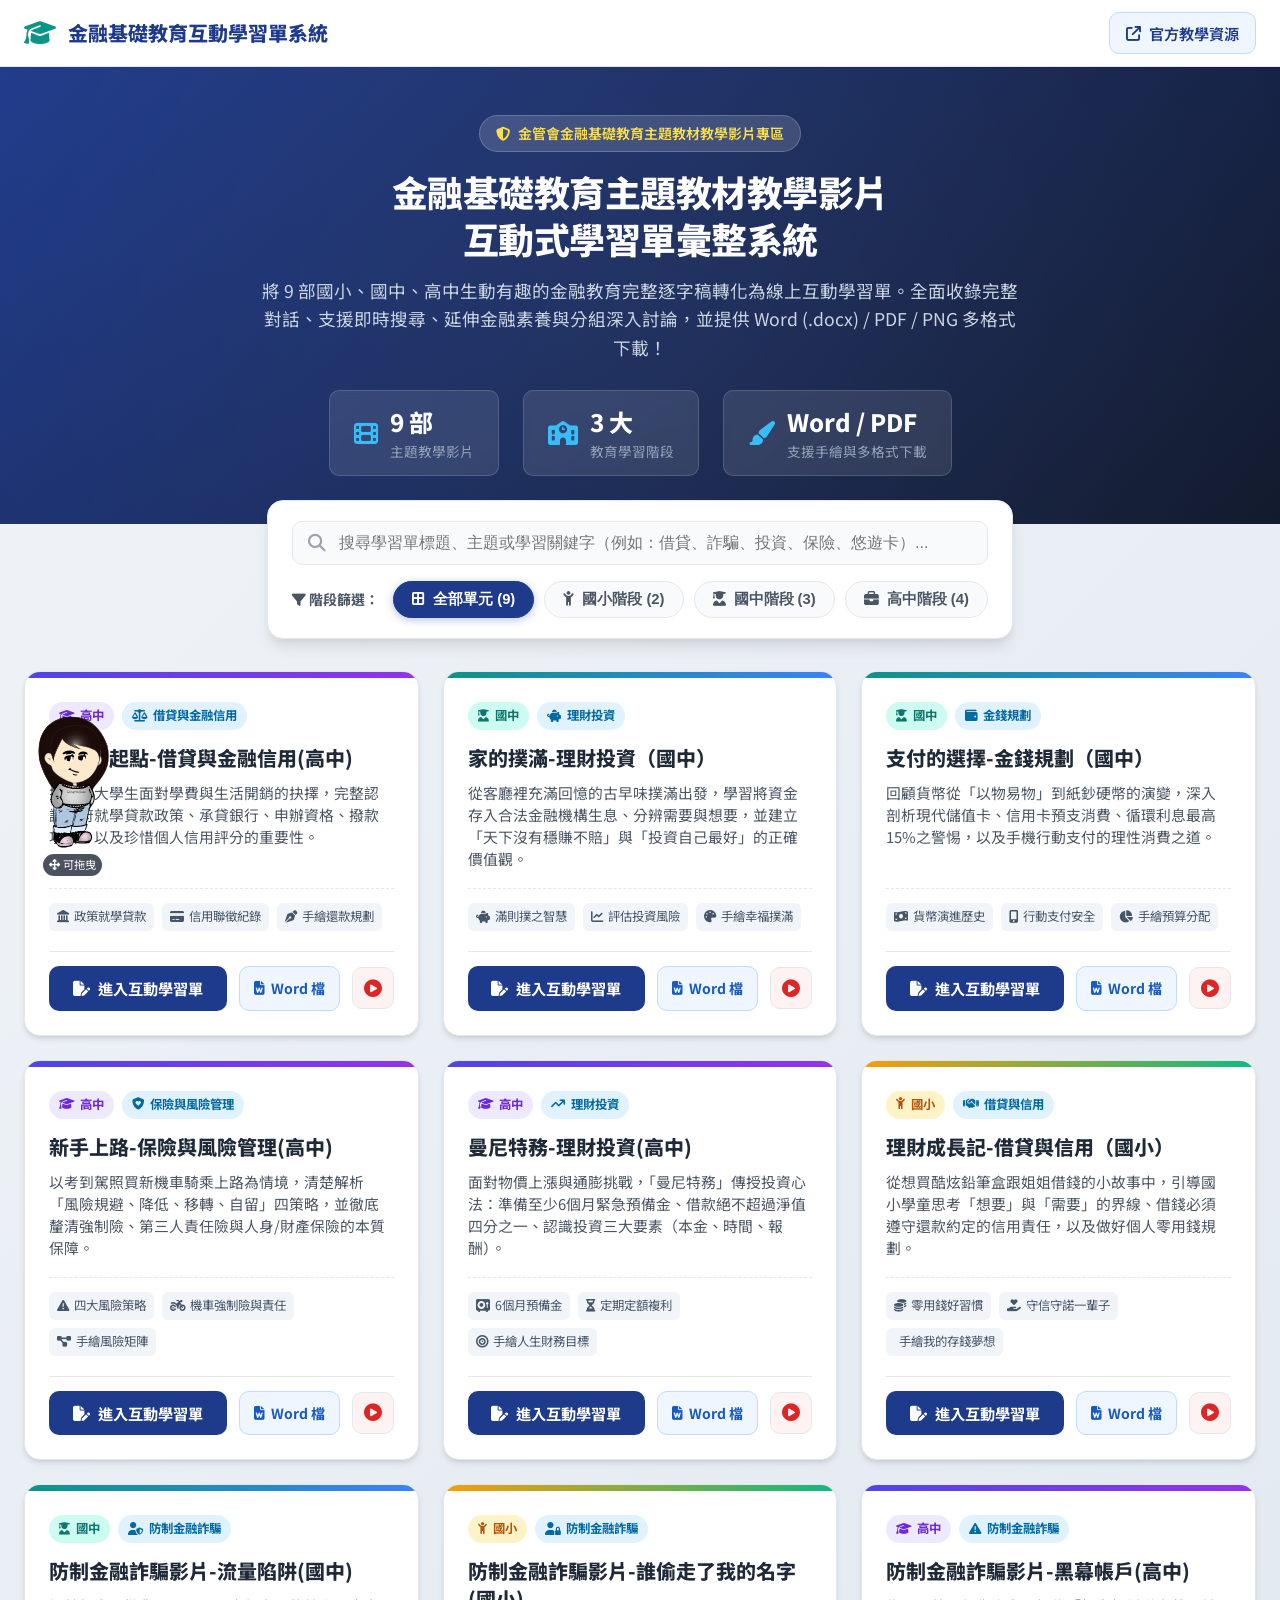
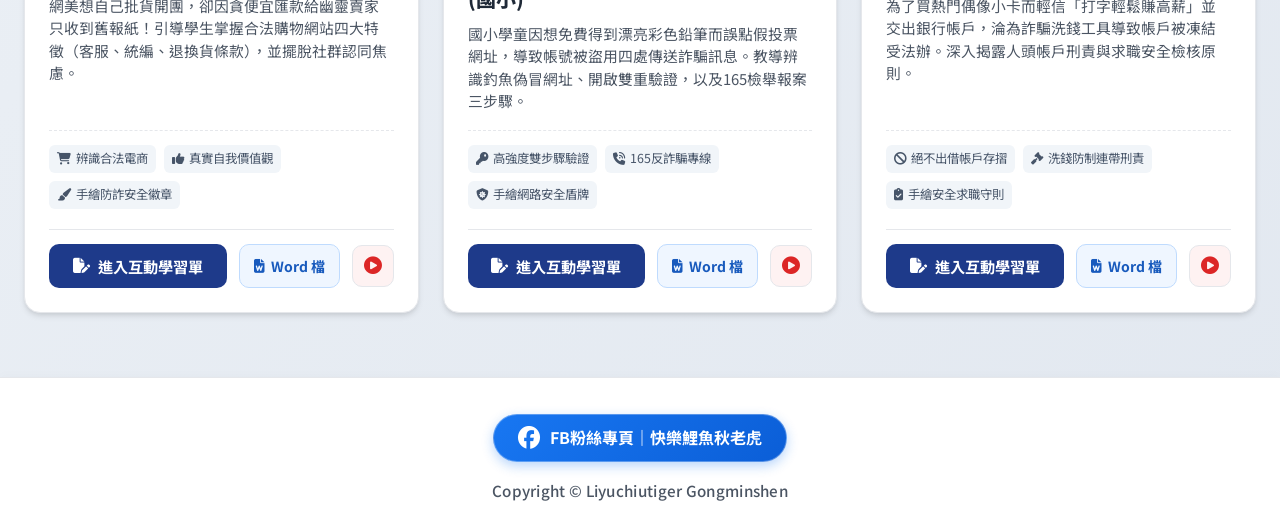
<file: index.html>
<!DOCTYPE html>
<html lang="zh-TW">
<head>
  <meta charset="UTF-8">
  <meta name="viewport" content="width=device-width, initial-scale=1.0">
  <title>金融基礎教育主題教材教學影片互動式學習單彙整系統</title>
  
  <!-- Font Awesome 6 (Strictly used for all icons) -->
  <link rel="stylesheet" href="https://cdnjs.cloudflare.com/ajax/libs/font-awesome/6.5.1/css/all.min.css" crossorigin="anonymous" referrerpolicy="no-referrer" />
  <!-- Google Fonts: Noto Sans TC -->
  <link rel="preconnect" href="https://fonts.googleapis.com">
  <link rel="preconnect" href="https://fonts.gstatic.com" crossorigin>
  <link href="https://fonts.googleapis.com/css2?family=Noto+Sans+TC:wght@400;500;600;700;800&display=swap" rel="stylesheet">
  
  <!-- Site Stylesheet -->
  <link rel="stylesheet" href="css/style.css">
</head>
<body>

  <!-- Top Navigation Header -->
  <header class="site-header">
    <div class="header-container">
      <a href="index.html" class="brand-logo">
        <i class="fa-solid fa-graduation-cap"></i>
        <span>金融基礎教育互動學習單系統</span>
      </a>
      <nav class="header-nav">
        <a href="https://rm.ib.gov.tw/pages/FKLearning_new.aspx" target="_blank" rel="noopener noreferrer" class="nav-link-btn" title="前往金管會保險局官方資源專區">
          <i class="fa-solid fa-arrow-up-right-from-square"></i>
          <span>官方教學資源</span>
        </a>
      </nav>
    </div>
  </header>

  <!-- Hero Section -->
  <section class="hero-section">
    <div class="hero-container">
      <div class="hero-badge">
        <i class="fa-solid fa-shield-halved"></i>
        金管會金融基礎教育主題教材教學影片專區
      </div>
      <h1 class="hero-title">金融基礎教育主題教材教學影片<br>互動式學習單彙整系統</h1>
      <p class="hero-desc">
        將 9 部國小、國中、高中生動有趣的金融教育完整逐字稿轉化為線上互動學習單。全面收錄完整對話、支援即時搜尋、延伸金融素養與分組深入討論，並提供 Word (.docx) / PDF / PNG 多格式下載！
      </p>

      <!-- Stats Bar -->
      <div class="stats-bar">
        <div class="stat-item">
          <i class="fa-solid fa-film"></i>
          <div style="text-align: left;">
            <div class="stat-number">9 部</div>
            <div class="stat-label">主題教學影片</div>
          </div>
        </div>
        <div class="stat-item">
          <i class="fa-solid fa-school"></i>
          <div style="text-align: left;">
            <div class="stat-number">3 大</div>
            <div class="stat-label">教育學習階段</div>
          </div>
        </div>
        <div class="stat-item">
          <i class="fa-solid fa-paintbrush"></i>
          <div style="text-align: left;">
            <div class="stat-number">Word / PDF</div>
            <div class="stat-label">支援手繪與多格式下載</div>
          </div>
        </div>
      </div>
    </div>
  </section>

  <!-- Filter & Search Controls -->
  <div class="controls-container">
    <div class="filter-card">
      <div class="search-box">
        <i class="fa-solid fa-magnifying-glass"></i>
        <input type="text" id="searchInput" class="search-input" placeholder="搜尋學習單標題、主題或學習關鍵字（例如：借貸、詐騙、投資、保險、悠遊卡）..." autocomplete="off">
      </div>
      <div class="filter-tabs">
        <span style="font-size: 0.875rem; font-weight: 700; color: var(--medium-text); margin-right: 4px;">
          <i class="fa-solid fa-filter"></i> 階段篩選：
        </span>
        <button class="filter-btn active" data-filter="all">
          <i class="fa-solid fa-border-all"></i> 全部單元 (9)
        </button>
        <button class="filter-btn" data-filter="elementary">
          <i class="fa-solid fa-child-reaching"></i> 國小階段 (2)
        </button>
        <button class="filter-btn" data-filter="junior">
          <i class="fa-solid fa-user-graduate"></i> 國中階段 (3)
        </button>
        <button class="filter-btn" data-filter="senior">
          <i class="fa-solid fa-briefcase"></i> 高中階段 (4)
        </button>
      </div>
    </div>
  </div>

  <!-- Main Content Cards Grid -->
  <main class="main-content">
    <div class="worksheet-grid" id="worksheetGrid">

      <!-- Card 1: 夢想的起點-借貸與金融信用(高中) -->
      <div class="worksheet-card" data-stage="senior" data-keywords="夢想的起點 借貸 金融信用 高中 就學貸款 臺灣銀行 富邦銀行 信用評分 聯徵中心 還款能力">
        <div class="card-top-bar senior"></div>
        <div class="card-body">
          <div class="card-meta">
            <span class="badge badge-senior"><i class="fa-solid fa-graduation-cap"></i> 高中</span>
            <span class="badge badge-topic"><i class="fa-solid fa-scale-balanced"></i> 借貸與金融信用</span>
          </div>
          <h2 class="card-title">
            <a href="夢想的起點-借貸與金融信用(高中).html">夢想的起點-借貸與金融信用(高中)</a>
          </h2>
          <p class="card-desc">
            探討準大學生面對學費與生活開銷的抉擇，完整認識政府就學貸款政策、承貸銀行、申辦資格、撥款項目，以及珍惜個人信用評分的重要性。
          </p>
          <div class="card-features">
            <span class="feature-pill"><i class="fa-solid fa-landmark"></i> 政策就學貸款</span>
            <span class="feature-pill"><i class="fa-solid fa-credit-card"></i> 信用聯徵紀錄</span>
            <span class="feature-pill"><i class="fa-solid fa-pen-nib"></i> 手繪還款規劃</span>
          </div>
          <div class="card-footer">
            <a href="夢想的起點-借貸與金融信用(高中).html" class="btn-open-sheet">
              <i class="fa-solid fa-file-pen"></i> 進入互動學習單
            </a>
            <a href="docx/夢想的起點-借貸與金融信用(高中)_學習單.docx" download class="btn-card-word" title="下載 Word 檔學習單 (.docx)">
              <i class="fa-solid fa-file-word"></i> Word 檔
            </a><a href="https://rm.ib.gov.tw/pages/FKLearning_new.aspx?Dir=010260300000000000&type=Doc&PKID=68ff40b9-7b0c-4beb-a928-8407f65f2f2b" target="_blank" rel="noopener noreferrer" class="btn-video-link" title="觀看官方教學影片">
              <i class="fa-solid fa-circle-play"></i>
            </a>
          </div>
        </div>
      </div>

      <!-- Card 2: 家的撲滿-理財投資（國中） -->
      <div class="worksheet-card" data-stage="junior" data-keywords="家的撲滿 理財投資 國中 撲滿 儲蓄 投資自己 穩賺不賠 股票 風險評分 記帳">
        <div class="card-top-bar junior"></div>
        <div class="card-body">
          <div class="card-meta">
            <span class="badge badge-junior"><i class="fa-solid fa-user-graduate"></i> 國中</span>
            <span class="badge badge-topic"><i class="fa-solid fa-piggy-bank"></i> 理財投資</span>
          </div>
          <h2 class="card-title">
            <a href="家的撲滿-理財投資（國中）.html">家的撲滿-理財投資（國中）</a>
          </h2>
          <p class="card-desc">
            從客廳裡充滿回憶的古早味撲滿出發，學習將資金存入合法金融機構生息、分辨需要與想要，並建立「天下沒有穩賺不賠」與「投資自己最好」的正確價值觀。
          </p>
          <div class="card-features">
            <span class="feature-pill"><i class="fa-solid fa-piggy-bank"></i> 滿則撲之智慧</span>
            <span class="feature-pill"><i class="fa-solid fa-chart-line"></i> 評估投資風險</span>
            <span class="feature-pill"><i class="fa-solid fa-palette"></i> 手繪幸福撲滿</span>
          </div>
          <div class="card-footer">
            <a href="家的撲滿-理財投資（國中）.html" class="btn-open-sheet">
              <i class="fa-solid fa-file-pen"></i> 進入互動學習單
            </a>
            <a href="docx/家的撲滿-理財投資（國中）_學習單.docx" download class="btn-card-word" title="下載 Word 檔學習單 (.docx)">
              <i class="fa-solid fa-file-word"></i> Word 檔
            </a><a href="https://rm.ib.gov.tw/pages/FKLearning_new.aspx?Dir=010260200000000000&type=Doc&PKID=12016b40-13f9-4b82-9ba7-cb2b57ffe120" target="_blank" rel="noopener noreferrer" class="btn-video-link" title="觀看官方教學影片">
              <i class="fa-solid fa-circle-play"></i>
            </a>
          </div>
        </div>
      </div>

      <!-- Card 3: 支付的選擇-金錢規劃（國中） -->
      <div class="worksheet-card" data-stage="junior" data-keywords="支付的選擇 金錢規劃 國中 悠遊卡 信用卡 行動支付 LINE Pay 循環利息 預算規劃">
        <div class="card-top-bar junior"></div>
        <div class="card-body">
          <div class="card-meta">
            <span class="badge badge-junior"><i class="fa-solid fa-user-graduate"></i> 國中</span>
            <span class="badge badge-topic"><i class="fa-solid fa-wallet"></i> 金錢規劃</span>
          </div>
          <h2 class="card-title">
            <a href="支付的選擇-金錢規劃（國中）.html">支付的選擇-金錢規劃（國中）</a>
          </h2>
          <p class="card-desc">
            回顧貨幣從「以物易物」到紙鈔硬幣的演變，深入剖析現代儲值卡、信用卡預支消費、循環利息最高15%之警惕，以及手機行動支付的理性消費之道。
          </p>
          <div class="card-features">
            <span class="feature-pill"><i class="fa-solid fa-money-bill-wave"></i> 貨幣演進歷史</span>
            <span class="feature-pill"><i class="fa-solid fa-mobile-screen-button"></i> 行動支付安全</span>
            <span class="feature-pill"><i class="fa-solid fa-chart-pie"></i> 手繪預算分配</span>
          </div>
          <div class="card-footer">
            <a href="支付的選擇-金錢規劃（國中）.html" class="btn-open-sheet">
              <i class="fa-solid fa-file-pen"></i> 進入互動學習單
            </a>
            <a href="docx/支付的選擇-金錢規劃（國中）_學習單.docx" download class="btn-card-word" title="下載 Word 檔學習單 (.docx)">
              <i class="fa-solid fa-file-word"></i> Word 檔
            </a><a href="https://rm.ib.gov.tw/pages/FKLearning_new.aspx?Dir=010260200000000000&type=Doc&PKID=6a5e52b0-3602-431b-a3e6-e09cbd0a2608" target="_blank" rel="noopener noreferrer" class="btn-video-link" title="觀看官方教學影片">
              <i class="fa-solid fa-circle-play"></i>
            </a>
          </div>
        </div>
      </div>

      <!-- Card 4: 新手上路-保險與風險管理(高中) -->
      <div class="worksheet-card" data-stage="senior" data-keywords="新手上路 保險與風險管理 高中 機車 安全帽 強制責任險 第三人責任險 人身保險 財產保險 風險移轉">
        <div class="card-top-bar senior"></div>
        <div class="card-body">
          <div class="card-meta">
            <span class="badge badge-senior"><i class="fa-solid fa-graduation-cap"></i> 高中</span>
            <span class="badge badge-topic"><i class="fa-solid fa-shield-heart"></i> 保險與風險管理</span>
          </div>
          <h2 class="card-title">
            <a href="新手上路-保險與風險管理(高中).html">新手上路-保險與風險管理(高中)</a>
          </h2>
          <p class="card-desc">
            以考到駕照買新機車騎乘上路為情境，清楚解析「風險規避、降低、移轉、自留」四策略，並徹底釐清強制險、第三人責任險與人身/財產保險的本質保障。
          </p>
          <div class="card-features">
            <span class="feature-pill"><i class="fa-solid fa-triangle-exclamation"></i> 四大風險策略</span>
            <span class="feature-pill"><i class="fa-solid fa-motorcycle"></i> 機車強制險與責任</span>
            <span class="feature-pill"><i class="fa-solid fa-diagram-project"></i> 手繪風險矩陣</span>
          </div>
          <div class="card-footer">
            <a href="新手上路-保險與風險管理(高中).html" class="btn-open-sheet">
              <i class="fa-solid fa-file-pen"></i> 進入互動學習單
            </a>
            <a href="docx/新手上路-保險與風險管理(高中)_學習單.docx" download class="btn-card-word" title="下載 Word 檔學習單 (.docx)">
              <i class="fa-solid fa-file-word"></i> Word 檔
            </a><a href="https://rm.ib.gov.tw/pages/FKLearning_new.aspx?Dir=010260300000000000&type=Doc&PKID=6bc72df6-40b5-4b7a-9bd0-12fd7cf6d7a2" target="_blank" rel="noopener noreferrer" class="btn-video-link" title="觀看官方教學影片">
              <i class="fa-solid fa-circle-play"></i>
            </a>
          </div>
        </div>
      </div>

      <!-- Card 5: 曼尼特務-理財投資(高中) -->
      <div class="worksheet-card" data-stage="senior" data-keywords="曼尼特務 理財投資 高中 通貨膨脹 緊急預備金 巴菲特 借款投資 定期定額 本金時間報酬">
        <div class="card-top-bar senior"></div>
        <div class="card-body">
          <div class="card-meta">
            <span class="badge badge-senior"><i class="fa-solid fa-graduation-cap"></i> 高中</span>
            <span class="badge badge-topic"><i class="fa-solid fa-arrow-trend-up"></i> 理財投資</span>
          </div>
          <h2 class="card-title">
            <a href="曼尼特務-理財投資(高中).html">曼尼特務-理財投資(高中)</a>
          </h2>
          <p class="card-desc">
            面對物價上漲與通膨挑戰，「曼尼特務」傳授投資心法：準備至少6個月緊急預備金、借款絕不超過淨值四分之一、認識投資三大要素（本金、時間、報酬）。
          </p>
          <div class="card-features">
            <span class="feature-pill"><i class="fa-solid fa-vault"></i> 6個月預備金</span>
            <span class="feature-pill"><i class="fa-solid fa-hourglass-half"></i> 定期定額複利</span>
            <span class="feature-pill"><i class="fa-solid fa-bullseye"></i> 手繪人生財務目標</span>
          </div>
          <div class="card-footer">
            <a href="曼尼特務-理財投資(高中).html" class="btn-open-sheet">
              <i class="fa-solid fa-file-pen"></i> 進入互動學習單
            </a>
            <a href="docx/曼尼特務-理財投資(高中)_學習單.docx" download class="btn-card-word" title="下載 Word 檔學習單 (.docx)">
              <i class="fa-solid fa-file-word"></i> Word 檔
            </a><a href="https://rm.ib.gov.tw/pages/FKLearning_new.aspx?Dir=010260300000000000&type=Doc&PKID=3469ed77-d58e-40c3-9f34-cae18903549f" target="_blank" rel="noopener noreferrer" class="btn-video-link" title="觀看官方教學影片">
              <i class="fa-solid fa-circle-play"></i>
            </a>
          </div>
        </div>
      </div>

      <!-- Card 6: 理財成長記-借貸與信用（國小） -->
      <div class="worksheet-card" data-stage="elementary" data-keywords="理財成長記 借貸與信用 國小 零用錢 想要需要 借錢 信用 守諾 鉛筆盒 螢光筆">
        <div class="card-top-bar elementary"></div>
        <div class="card-body">
          <div class="card-meta">
            <span class="badge badge-elementary"><i class="fa-solid fa-child-reaching"></i> 國小</span>
            <span class="badge badge-topic"><i class="fa-solid fa-handshake"></i> 借貸與信用</span>
          </div>
          <h2 class="card-title">
            <a href="理財成長記-借貸與信用（國小）.html">理財成長記-借貸與信用（國小）</a>
          </h2>
          <p class="card-desc">
            從想買酷炫鉛筆盒跟姐姐借錢的小故事中，引導國小學童思考「想要」與「需要」的界線、借錢必須遵守還款約定的信用責任，以及做好個人零用錢規劃。
          </p>
          <div class="card-features">
            <span class="feature-pill"><i class="fa-solid fa-coins"></i> 零用錢好習慣</span>
            <span class="feature-pill"><i class="fa-solid fa-hand-holding-heart"></i> 守信守諾一輩子</span>
            <span class="feature-pill"><i class="fa-solid fa-pen-brush"></i> 手繪我的存錢夢想</span>
          </div>
          <div class="card-footer">
            <a href="理財成長記-借貸與信用（國小）.html" class="btn-open-sheet">
              <i class="fa-solid fa-file-pen"></i> 進入互動學習單
            </a>
            <a href="docx/理財成長記-借貸與信用（國小）_學習單.docx" download class="btn-card-word" title="下載 Word 檔學習單 (.docx)">
              <i class="fa-solid fa-file-word"></i> Word 檔
            </a><a href="https://rm.ib.gov.tw/pages/FKLearning_new.aspx?Dir=010260100000000000&type=Doc&PKID=5e4df4eb-eeb0-4193-9ddf-caba06472600" target="_blank" rel="noopener noreferrer" class="btn-video-link" title="觀看官方教學影片">
              <i class="fa-solid fa-circle-play"></i>
            </a>
          </div>
        </div>
      </div>

      <!-- Card 7: 防制金融詐騙影片-流量陷阱(國中) -->
      <div class="worksheet-card" data-stage="junior" data-keywords="流量陷阱 防制金融詐騙 國中 網紅 直播 開團 假批貨 匯款 報紙 統編 查證">
        <div class="card-top-bar junior"></div>
        <div class="card-body">
          <div class="card-meta">
            <span class="badge badge-junior"><i class="fa-solid fa-user-graduate"></i> 國中</span>
            <span class="badge badge-topic"><i class="fa-solid fa-user-shield"></i> 防制金融詐騙</span>
          </div>
          <h2 class="card-title">
            <a href="防制金融詐騙影片-流量陷阱(國中).html">防制金融詐騙影片-流量陷阱(國中)</a>
          </h2>
          <p class="card-desc">
            網美想自己批貨開團，卻因貪便宜匯款給幽靈賣家只收到舊報紙！引導學生掌握合法購物網站四大特徵（客服、統編、退換貨條款），並擺脫社群認同焦慮。
          </p>
          <div class="card-features">
            <span class="feature-pill"><i class="fa-solid fa-cart-shopping"></i> 辨識合法電商</span>
            <span class="feature-pill"><i class="fa-solid fa-thumbs-up"></i> 真實自我價值觀</span>
            <span class="feature-pill"><i class="fa-solid fa-paintbrush"></i> 手繪防詐安全徽章</span>
          </div>
          <div class="card-footer">
            <a href="防制金融詐騙影片-流量陷阱(國中).html" class="btn-open-sheet">
              <i class="fa-solid fa-file-pen"></i> 進入互動學習單
            </a>
            <a href="docx/防制金融詐騙影片-流量陷阱(國中)_學習單.docx" download class="btn-card-word" title="下載 Word 檔學習單 (.docx)">
              <i class="fa-solid fa-file-word"></i> Word 檔
            </a><a href="https://rm.ib.gov.tw/pages/FKLearning_new.aspx?Dir=010280101000000000&type=Doc&PKID=4580d761-6a4d-46e6-a517-3f892a940cf7" target="_blank" rel="noopener noreferrer" class="btn-video-link" title="觀看官方教學影片">
              <i class="fa-solid fa-circle-play"></i>
            </a>
          </div>
        </div>
      </div>

      <!-- Card 8: 防制金融詐騙影片-誰偷走了我的名字(國小) -->
      <div class="worksheet-card" data-stage="elementary" data-keywords="誰偷走了我的名字 防制金融詐騙 國小 彩色鉛筆 釣魚連結 帳號被盜 兩步驟驗證 165反詐騙">
        <div class="card-top-bar elementary"></div>
        <div class="card-body">
          <div class="card-meta">
            <span class="badge badge-elementary"><i class="fa-solid fa-child-reaching"></i> 國小</span>
            <span class="badge badge-topic"><i class="fa-solid fa-user-lock"></i> 防制金融詐騙</span>
          </div>
          <h2 class="card-title">
            <a href="防制金融詐騙影片-誰偷走了我的名字(國小).html">防制金融詐騙影片-誰偷走了我的名字(國小)</a>
          </h2>
          <p class="card-desc">
            國小學童因想免費得到漂亮彩色鉛筆而誤點假投票網址，導致帳號被盜用四處傳送詐騙訊息。教導辨識釣魚偽冒網址、開啟雙重驗證，以及165檢舉報案三步驟。
          </p>
          <div class="card-features">
            <span class="feature-pill"><i class="fa-solid fa-key"></i> 高強度雙步驟驗證</span>
            <span class="feature-pill"><i class="fa-solid fa-phone-volume"></i> 165反詐騙專線</span>
            <span class="feature-pill"><i class="fa-solid fa-shield-virus"></i> 手繪網路安全盾牌</span>
          </div>
          <div class="card-footer">
            <a href="防制金融詐騙影片-誰偷走了我的名字(國小).html" class="btn-open-sheet">
              <i class="fa-solid fa-file-pen"></i> 進入互動學習單
            </a>
            <a href="docx/防制金融詐騙影片-誰偷走了我的名字(國小)_學習單.docx" download class="btn-card-word" title="下載 Word 檔學習單 (.docx)">
              <i class="fa-solid fa-file-word"></i> Word 檔
            </a><a href="https://rm.ib.gov.tw/pages/FKLearning_new.aspx?Dir=010280101000000000&type=Doc&PKID=4580d761-6a4d-46e6-a517-3f892a940cf7" target="_blank" rel="noopener noreferrer" class="btn-video-link" title="觀看官方教學影片">
              <i class="fa-solid fa-circle-play"></i>
            </a>
          </div>
        </div>
      </div>

      <!-- Card 9: 防制金融詐騙影片-黑幕帳戶(高中) -->
      <div class="worksheet-card" data-stage="senior" data-keywords="黑幕帳戶 防制金融詐騙 高中 人頭帳戶 洗錢防制法 打字兼職 警示帳戶 帳戶凍結 求職三備七不">
        <div class="card-top-bar senior"></div>
        <div class="card-body">
          <div class="card-meta">
            <span class="badge badge-senior"><i class="fa-solid fa-graduation-cap"></i> 高中</span>
            <span class="badge badge-topic"><i class="fa-solid fa-triangle-exclamation"></i> 防制金融詐騙</span>
          </div>
          <h2 class="card-title">
            <a href="防制金融詐騙影片-黑幕帳戶(高中).html">防制金融詐騙影片-黑幕帳戶(高中)</a>
          </h2>
          <p class="card-desc">
            為了買熱門偶像小卡而輕信「打字輕鬆賺高薪」並交出銀行帳戶，淪為詐騙洗錢工具導致帳戶被凍結受法辦。深入揭露人頭帳戶刑責與求職安全檢核原則。
          </p>
          <div class="card-features">
            <span class="feature-pill"><i class="fa-solid fa-ban"></i> 絕不出借帳戶存摺</span>
            <span class="feature-pill"><i class="fa-solid fa-gavel"></i> 洗錢防制連帶刑責</span>
            <span class="feature-pill"><i class="fa-solid fa-clipboard-check"></i> 手繪安全求職守則</span>
          </div>
          <div class="card-footer">
            <a href="防制金融詐騙影片-黑幕帳戶(高中).html" class="btn-open-sheet">
              <i class="fa-solid fa-file-pen"></i> 進入互動學習單
            </a>
            <a href="docx/防制金融詐騙影片-黑幕帳戶(高中)_學習單.docx" download class="btn-card-word" title="下載 Word 檔學習單 (.docx)">
              <i class="fa-solid fa-file-word"></i> Word 檔
            </a><a href="https://rm.ib.gov.tw/pages/FKLearning_new.aspx?Dir=010280103000000000&type=Doc&PKID=b478c9f3-56ec-407d-9319-58309c3700c2" target="_blank" rel="noopener noreferrer" class="btn-video-link" title="觀看官方教學影片">
              <i class="fa-solid fa-circle-play"></i>
            </a>
          </div>
        </div>
      </div>

    </div>

    <!-- Empty Search State -->
    <div class="empty-state" id="emptyState" style="display: none;">
      <i class="fa-solid fa-folder-open"></i>
      <h3>找不到符合條件的學習單</h3>
      <p>請嘗試調整搜尋關鍵字，或切換其他學習階段分類！</p>
    </div>
  </main>

  <!-- Site Footer -->
  <footer class="site-footer">
    <div class="footer-container">
      <!-- FB Fan Page Button (Right above Copyright) -->
      <a href="https://www.facebook.com/happyliyuchilltiger/" target="_blank" rel="noopener noreferrer" class="fb-fanpage-btn" title="前往 快樂鯉魚秋老虎 Facebook 粉絲專頁">
        <i class="fa-brands fa-facebook"></i>
        <span>FB粉絲專頁｜快樂鯉魚秋老虎</span>
      </a>

      <!-- Copyright Statement -->
      <p class="copyright-text">Copyright © Liyuchiutiger Gongminshen</p>
    </div>
  </footer>

  <!-- Floating Draggable Mascot -->
  <div id="liyuChillGuyMascot" class="mascot-container" role="region" aria-label="鯉魚秋老虎吉祥物">
    <div class="mascot-image-wrapper">
      <img src="image/LiyuChillGuy.svg" alt="吉祥物 快樂鯉魚秋老虎" class="mascot-img" draggable="false" />
    </div>
    <div class="mascot-drag-hint">
      <i class="fa-solid fa-up-down-left-right"></i> 可拖曳
    </div>
  </div>

  <!-- Scripts -->
  <script src="js/mascot.js"></script>
  <script>
    // Search & Filter functionality
    document.addEventListener('DOMContentLoaded', () => {
      const searchInput = document.getElementById('searchInput');
      const filterBtns = document.querySelectorAll('.filter-btn');
      const cards = document.querySelectorAll('.worksheet-card');
      const emptyState = document.getElementById('emptyState');

      let currentStage = 'all';

      function filterCards() {
        const query = (searchInput.value || '').trim().toLowerCase();
        let visibleCount = 0;

        cards.forEach(card => {
          const stage = card.dataset.stage;
          const keywords = (card.dataset.keywords || '').toLowerCase();
          const title = (card.querySelector('.card-title')?.textContent || '').toLowerCase();
          const desc = (card.querySelector('.card-desc')?.textContent || '').toLowerCase();

          const matchesStage = (currentStage === 'all' || stage === currentStage);
          const matchesQuery = (!query || keywords.includes(query) || title.includes(query) || desc.includes(query));

          if (matchesStage && matchesQuery) {
            card.style.display = 'flex';
            visibleCount++;
          } else {
            card.style.display = 'none';
          }
        });

        emptyState.style.display = visibleCount === 0 ? 'block' : 'none';
      }

      searchInput.addEventListener('input', filterCards);

      filterBtns.forEach(btn => {
        btn.addEventListener('click', () => {
          filterBtns.forEach(b => b.classList.remove('active'));
          btn.classList.add('active');
          currentStage = btn.dataset.filter;
          filterCards();
        });
      });
    });
  </script>
</body>
</html>
</file>
<file: css/style.css>
/* ==========================================================================
   金融基礎教育主題教材教學影片互動式學習單彙整系統
   Global Stylesheet (style.css)
   ========================================================================== */

:root {
  --primary-color: #1e3a8a;
  --primary-hover: #1d4ed8;
  --primary-light: #eff6ff;
  --secondary-color: #0d9488;
  --secondary-hover: #0f766e;
  --accent-color: #f59e0b;
  --danger-color: #ef4444;
  --success-color: #10b981;
  --dark-text: #1f2937;
  --medium-text: #4b5563;
  --light-text: #9ca3af;
  --bg-gradient: linear-gradient(135deg, #f0f4f8 0%, #e2e8f0 100%);
  --card-bg: #ffffff;
  --border-color: #e5e7eb;
  --shadow-sm: 0 1px 2px 0 rgba(0, 0, 0, 0.05);
  --shadow-md: 0 4px 6px -1px rgba(0, 0, 0, 0.1), 0 2px 4px -1px rgba(0, 0, 0, 0.06);
  --shadow-lg: 0 10px 15px -3px rgba(0, 0, 0, 0.1), 0 4px 6px -2px rgba(0, 0, 0, 0.05);
  --shadow-xl: 0 20px 25px -5px rgba(0, 0, 0, 0.1), 0 10px 10px -5px rgba(0, 0, 0, 0.04);
  --radius-sm: 6px;
  --radius-md: 10px;
  --radius-lg: 16px;
  --radius-full: 9999px;
  --font-family: 'Noto Sans TC', system-ui, -apple-system, BlinkMacSystemFont, "Segoe UI", Roboto, "Helvetica Neue", Arial, sans-serif;
}

* {
  box-sizing: border-box;
  margin: 0;
  padding: 0;
}

body {
  font-family: var(--font-family);
  background: var(--bg-gradient);
  color: var(--dark-text);
  line-height: 1.6;
  min-height: 100vh;
  display: flex;
  flex-direction: column;
  overflow-x: hidden;
  position: relative;
}

a {
  text-decoration: none;
  color: inherit;
  transition: all 0.2s ease;
}

/* ==========================================================================
   Header & Navbar
   ========================================================================== */
.site-header {
  background: #ffffff;
  box-shadow: var(--shadow-sm);
  position: sticky;
  top: 0;
  z-index: 1000;
  border-bottom: 1px solid var(--border-color);
}

.header-container {
  max-width: 1280px;
  margin: 0 auto;
  padding: 12px 24px;
  display: flex;
  align-items: center;
  justify-content: space-between;
  gap: 16px;
}

.brand-logo {
  display: flex;
  align-items: center;
  gap: 12px;
  font-size: 1.25rem;
  font-weight: 800;
  color: var(--primary-color);
}

.brand-logo i {
  font-size: 1.6rem;
  color: var(--secondary-color);
}

.header-nav {
  display: flex;
  align-items: center;
  gap: 12px;
}

.nav-link-btn {
  display: inline-flex;
  align-items: center;
  gap: 8px;
  padding: 8px 16px;
  font-size: 0.95rem;
  font-weight: 600;
  color: var(--primary-color);
  background: var(--primary-light);
  border-radius: var(--radius-md);
  border: 1px solid #bfdbfe;
  transition: all 0.25s ease;
}

.nav-link-btn:hover {
  background: var(--primary-color);
  color: #ffffff;
  transform: translateY(-1px);
  box-shadow: var(--shadow-md);
}

/* ==========================================================================
   Hero Section (Index)
   ========================================================================== */
.hero-section {
  background: linear-gradient(135deg, #1e3a8a 0%, #0f172a 100%);
  color: #ffffff;
  padding: 48px 24px;
  text-align: center;
  position: relative;
  overflow: hidden;
}

.hero-section::before {
  content: '';
  position: absolute;
  top: -50%;
  left: -50%;
  width: 200%;
  height: 200%;
  background: radial-gradient(circle, rgba(255, 255, 255, 0.05) 0%, transparent 70%);
  pointer-events: none;
}

.hero-container {
  max-width: 960px;
  margin: 0 auto;
  position: relative;
  z-index: 1;
}

.hero-badge {
  display: inline-flex;
  align-items: center;
  gap: 8px;
  background: rgba(255, 255, 255, 0.15);
  backdrop-filter: blur(8px);
  padding: 6px 16px;
  border-radius: var(--radius-full);
  font-size: 0.875rem;
  font-weight: 600;
  margin-bottom: 16px;
  color: #fde047;
  border: 1px solid rgba(255, 255, 255, 0.2);
}

.hero-title {
  font-size: 2.25rem;
  font-weight: 800;
  letter-spacing: -0.5px;
  margin-bottom: 16px;
  line-height: 1.3;
}

.hero-desc {
  font-size: 1.1rem;
  color: #cbd5e1;
  max-width: 760px;
  margin: 0 auto 28px;
}

.stats-bar {
  display: flex;
  justify-content: center;
  gap: 24px;
  flex-wrap: wrap;
}

.stat-item {
  background: rgba(255, 255, 255, 0.1);
  padding: 12px 24px;
  border-radius: var(--radius-md);
  backdrop-filter: blur(4px);
  border: 1px solid rgba(255, 255, 255, 0.15);
  display: flex;
  align-items: center;
  gap: 12px;
}

.stat-item i {
  font-size: 1.5rem;
  color: #38bdf8;
}

.stat-number {
  font-size: 1.5rem;
  font-weight: 800;
  color: #ffffff;
}

.stat-label {
  font-size: 0.85rem;
  color: #94a3b8;
}

/* ==========================================================================
   Filter & Controls
   ========================================================================== */
.controls-container {
  max-width: 1280px;
  margin: -24px auto 32px;
  padding: 0 24px;
  position: relative;
  z-index: 10;
}

.filter-card {
  background: #ffffff;
  border-radius: var(--radius-lg);
  box-shadow: var(--shadow-lg);
  padding: 20px 24px;
  display: flex;
  flex-direction: column;
  gap: 16px;
  border: 1px solid var(--border-color);
}

.search-box {
  position: relative;
  width: 100%;
}

.search-box i {
  position: absolute;
  left: 16px;
  top: 50%;
  transform: translateY(-50%);
  color: var(--light-text);
  font-size: 1.1rem;
}

.search-input {
  width: 100%;
  padding: 12px 16px 12px 46px;
  border-radius: var(--radius-md);
  border: 1px solid var(--border-color);
  font-size: 1rem;
  outline: none;
  transition: all 0.2s;
  background: #f8fafc;
}

.search-input:focus {
  border-color: var(--primary-color);
  background: #ffffff;
  box-shadow: 0 0 0 3px rgba(30, 58, 138, 0.15);
}

.filter-tabs {
  display: flex;
  align-items: center;
  gap: 10px;
  flex-wrap: wrap;
}

.filter-btn {
  border: 1px solid var(--border-color);
  background: #f8fafc;
  color: var(--medium-text);
  padding: 8px 18px;
  border-radius: var(--radius-full);
  font-size: 0.925rem;
  font-weight: 600;
  cursor: pointer;
  display: inline-flex;
  align-items: center;
  gap: 8px;
  transition: all 0.2s ease;
}

.filter-btn:hover {
  background: #e2e8f0;
  color: var(--dark-text);
}

.filter-btn.active {
  background: var(--primary-color);
  color: #ffffff;
  border-color: var(--primary-color);
  box-shadow: 0 2px 8px rgba(30, 58, 138, 0.3);
}

/* ==========================================================================
   Card Grid (Worksheets Index)
   ========================================================================== */
.main-content {
  flex: 1;
  max-width: 1280px;
  margin: 0 auto;
  padding: 0 24px 64px;
  width: 100%;
}

.worksheet-grid {
  display: grid;
  grid-template-columns: repeat(auto-fill, minmax(360px, 1fr));
  gap: 24px;
}

.worksheet-card {
  background: var(--card-bg);
  border-radius: var(--radius-lg);
  box-shadow: var(--shadow-md);
  border: 1px solid var(--border-color);
  overflow: hidden;
  display: flex;
  flex-direction: column;
  transition: all 0.3s ease;
  position: relative;
}

.worksheet-card:hover {
  transform: translateY(-6px);
  box-shadow: var(--shadow-xl);
  border-color: #93c5fd;
}

.card-top-bar {
  height: 6px;
  background: linear-gradient(90deg, #1e3a8a, #0d9488);
}

.card-top-bar.elementary {
  background: linear-gradient(90deg, #f59e0b, #10b981);
}

.card-top-bar.junior {
  background: linear-gradient(90deg, #0d9488, #3b82f6);
}

.card-top-bar.senior {
  background: linear-gradient(90deg, #4f46e5, #9333ea);
}

.card-body {
  padding: 24px;
  display: flex;
  flex-direction: column;
  flex: 1;
}

.card-meta {
  display: flex;
  align-items: center;
  gap: 8px;
  margin-bottom: 14px;
  flex-wrap: wrap;
}

.badge {
  display: inline-flex;
  align-items: center;
  gap: 6px;
  padding: 4px 10px;
  border-radius: var(--radius-full);
  font-size: 0.775rem;
  font-weight: 700;
}

.badge-elementary {
  background: #fef3c7;
  color: #b45309;
}

.badge-junior {
  background: #ccfbf1;
  color: #0f766e;
}

.badge-senior {
  background: #ede9fe;
  color: #6d28d9;
}

.badge-topic {
  background: #e0f2fe;
  color: #0369a1;
}

.card-title {
  font-size: 1.25rem;
  font-weight: 800;
  color: var(--dark-text);
  margin-bottom: 10px;
  line-height: 1.4;
}

.card-title a {
  color: inherit;
}

.card-title a:hover {
  color: var(--primary-color);
}

.card-desc {
  font-size: 0.925rem;
  color: var(--medium-text);
  margin-bottom: 18px;
  flex: 1;
  line-height: 1.5;
}

.card-features {
  display: flex;
  flex-wrap: wrap;
  gap: 8px;
  margin-bottom: 20px;
  padding-top: 14px;
  border-top: 1px dashed var(--border-color);
}

.feature-pill {
  font-size: 0.775rem;
  color: #475569;
  background: #f1f5f9;
  padding: 4px 8px;
  border-radius: var(--radius-sm);
  display: inline-flex;
  align-items: center;
  gap: 5px;
}

.card-footer {
  display: flex;
  align-items: center;
  justify-content: space-between;
  gap: 12px;
  padding-top: 14px;
  border-top: 1px solid var(--border-color);
}

.btn-open-sheet {
  flex: 1;
  display: inline-flex;
  align-items: center;
  justify-content: center;
  gap: 8px;
  background: var(--primary-color);
  color: #ffffff;
  padding: 10px 16px;
  border-radius: var(--radius-md);
  font-weight: 700;
  font-size: 0.95rem;
  transition: all 0.2s;
}

.btn-open-sheet:hover {
  background: var(--primary-hover);
  box-shadow: var(--shadow-md);
}

.btn-video-link {
  display: inline-flex;
  align-items: center;
  justify-content: center;
  width: 42px;
  height: 42px;
  border-radius: var(--radius-md);
  border: 1px solid var(--border-color);
  color: #dc2626;
  background: #fef2f2;
  font-size: 1.1rem;
  transition: all 0.2s;
}

.btn-video-link:hover {
  background: #dc2626;
  color: #ffffff;
  border-color: #dc2626;
}

.btn-card-word {
  display: inline-flex;
  align-items: center;
  justify-content: center;
  gap: 6px;
  background: #eff6ff;
  color: #185abd;
  border: 1px solid #bfdbfe;
  padding: 10px 14px;
  border-radius: var(--radius-md);
  font-weight: 700;
  font-size: 0.875rem;
  text-decoration: none;
  transition: all 0.2s;
  white-space: nowrap;
}

.btn-card-word:hover {
  background: #185abd;
  color: #ffffff;
  border-color: #185abd;
  transform: translateY(-1px);
  box-shadow: var(--shadow-sm);
}

/* Empty search state */
.empty-state {
  grid-column: 1 / -1;
  text-align: center;
  padding: 64px 24px;
  background: #ffffff;
  border-radius: var(--radius-lg);
  border: 1px dashed var(--border-color);
}

.empty-state i {
  font-size: 3rem;
  color: var(--light-text);
  margin-bottom: 16px;
}

.empty-state h3 {
  font-size: 1.25rem;
  margin-bottom: 8px;
  color: var(--dark-text);
}

.empty-state p {
  color: var(--medium-text);
}

/* ==========================================================================
   Footer Section
   ========================================================================== */
.site-footer {
  background: #ffffff;
  border-top: 1px solid var(--border-color);
  padding: 36px 24px 28px;
  text-align: center;
  margin-top: auto;
  box-shadow: 0 -2px 10px rgba(0, 0, 0, 0.02);
}

.footer-container {
  max-width: 800px;
  margin: 0 auto;
  display: flex;
  flex-direction: column;
  align-items: center;
  gap: 16px;
}

.fb-fanpage-btn {
  display: inline-flex;
  align-items: center;
  gap: 10px;
  background: linear-gradient(135deg, #1877f2 0%, #0b5ed7 100%);
  color: #ffffff !important;
  padding: 10px 24px;
  border-radius: var(--radius-full);
  font-size: 1rem;
  font-weight: 700;
  box-shadow: 0 4px 12px rgba(24, 119, 242, 0.3);
  transition: all 0.25s ease;
  border: 1px solid rgba(255, 255, 255, 0.3);
}

.fb-fanpage-btn i {
  font-size: 1.4rem;
}

.fb-fanpage-btn:hover {
  transform: translateY(-2px);
  box-shadow: 0 6px 18px rgba(24, 119, 242, 0.45);
  filter: brightness(1.05);
}

.copyright-text {
  font-size: 0.95rem;
  color: var(--medium-text);
  font-weight: 500;
  letter-spacing: 0.3px;
}

/* ==========================================================================
   Draggable Neon Vibro-Mascot
   ========================================================================== */
.mascot-container {
  position: fixed;
  bottom: 24px;
  left: 24px;
  z-index: 99999;
  cursor: grab;
  user-select: none;
  touch-action: none;
  display: flex;
  flex-direction: column;
  align-items: center;
  transition: transform 0.1s ease-out;
}

.mascot-container:active,
.mascot-container.is-dragging {
  cursor: grabbing;
}

.mascot-image-wrapper {
  position: relative;
  width: 96px;
  height: auto;
  display: flex;
  align-items: center;
  justify-content: center;
  transition: filter 0.3s ease;
}

.mascot-img {
  width: 100%;
  height: auto;
  display: block;
  pointer-events: none;
}

/* Hover Neon Multi-Color Glow & Vibration Shake */
.mascot-container:hover .mascot-image-wrapper,
.mascot-container.is-hovered .mascot-image-wrapper {
  animation: neonRainbowGlow 3s infinite linear, mascotVibrateShake 0.22s infinite ease-in-out;
}

@keyframes neonRainbowGlow {
  0% {
    filter: drop-shadow(0 0 10px #ff007f) drop-shadow(0 0 20px #00f0ff) drop-shadow(0 0 30px #7000ff);
  }
  33% {
    filter: drop-shadow(0 0 10px #00ffcc) drop-shadow(0 0 20px #ffff00) drop-shadow(0 0 30px #ff0055);
  }
  66% {
    filter: drop-shadow(0 0 10px #ff00ea) drop-shadow(0 0 20px #00e5ff) drop-shadow(0 0 30px #39ff14);
  }
  100% {
    filter: drop-shadow(0 0 10px #ff007f) drop-shadow(0 0 20px #00f0ff) drop-shadow(0 0 30px #7000ff);
  }
}

@keyframes mascotVibrateShake {
  0% {
    transform: translate(0, 0) rotate(0deg);
  }
  20% {
    transform: translate(-2px, 1.5px) rotate(-1.5deg);
  }
  40% {
    transform: translate(2px, -1.5px) rotate(1.5deg);
  }
  60% {
    transform: translate(-1.5px, -1.5px) rotate(-1deg);
  }
  80% {
    transform: translate(1.5px, 2px) rotate(1deg);
  }
  100% {
    transform: translate(0, 0) rotate(0deg);
  }
}

.mascot-drag-hint {
  font-size: 0.7rem;
  background: rgba(15, 23, 42, 0.75);
  color: #ffffff;
  padding: 2px 6px;
  border-radius: var(--radius-full);
  margin-top: 4px;
  backdrop-filter: blur(4px);
  pointer-events: none;
  transition: opacity 0.2s;
}

/* ==========================================================================
   Responsive Adaptations
   ========================================================================== */
@media (max-width: 768px) {
  .hero-title {
    font-size: 1.75rem;
  }
  .hero-desc {
    font-size: 0.95rem;
  }
  .worksheet-grid {
    grid-template-columns: 1fr;
  }
  .stats-bar {
    gap: 12px;
  }
  .stat-item {
    padding: 8px 16px;
  }
  .mascot-image-wrapper {
    width: 72px;
  }
}

@media (max-width: 480px) {
  .header-container {
    padding: 10px 16px;
  }
  .brand-logo {
    font-size: 1.05rem;
  }
  .nav-link-btn span {
    display: none;
  }
  .nav-link-btn {
    padding: 8px 12px;
  }
  .fb-fanpage-btn {
    font-size: 0.875rem;
    padding: 8px 16px;
  }
}
</file>
